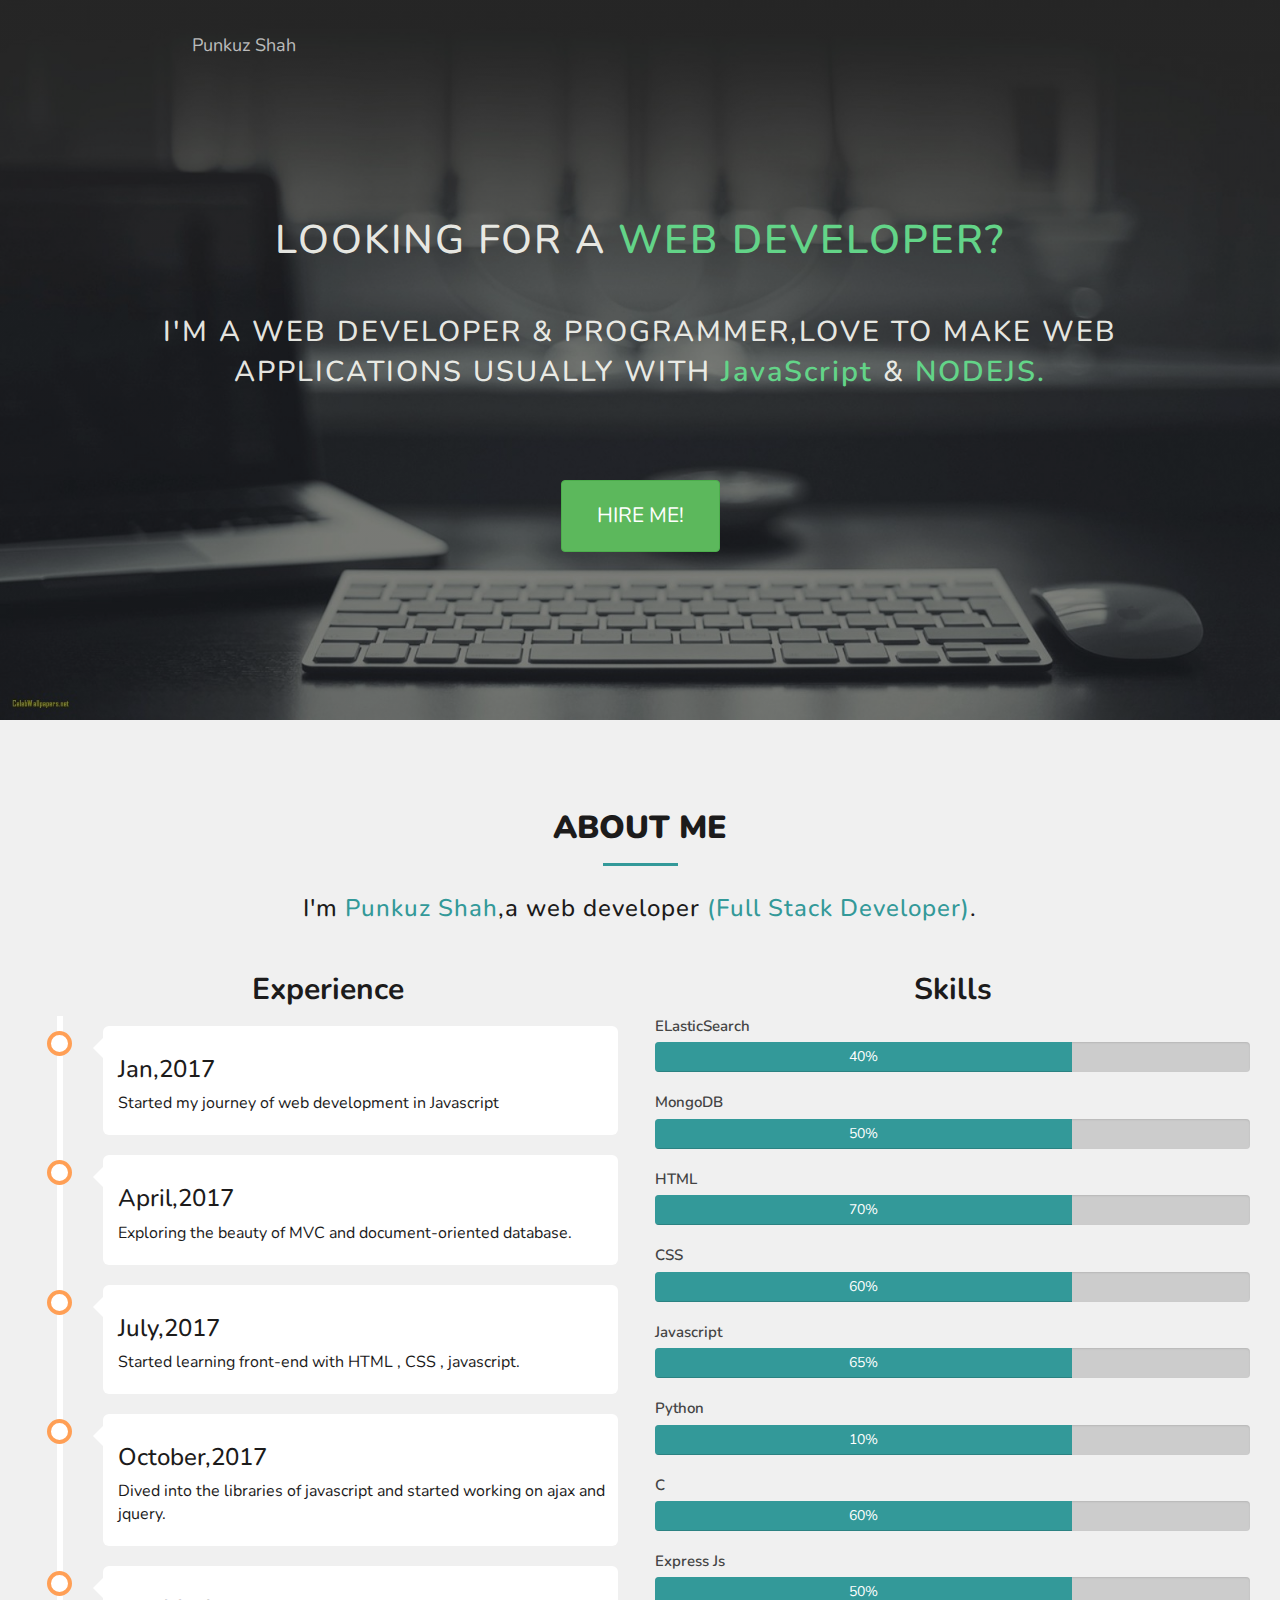
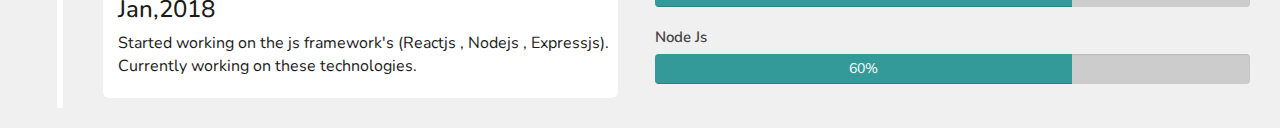
<file: index.html>
<!DOCTYPE html>
<html>
	<head>
		<title>Punkuz shah</title>
		<meta charset="utf-8">
	    <meta http-equiv="X-UA-Compatible" content="IE=edge">	
	    <meta name="viewport" content="width=device-width,initial-scale=1,maximum-scale=2.0,user-scalable=no">

	    <script src="https://ajax.googleapis.com/ajax/libs/jquery/3.3.1/jquery.min.js"></script>
	    <!-- Latest compiled and minified CSS -->
		<link rel="stylesheet" href="https://maxcdn.bootstrapcdn.com/bootstrap/3.3.7/css/bootstrap.min.css">

		<!-- jQuery library -->
		<script src="https://ajax.googleapis.com/ajax/libs/jquery/3.3.1/jquery.min.js"></script>
		
		<!-- Latest compiled JavaScript -->
		<script src="https://maxcdn.bootstrapcdn.com/bootstrap/3.3.7/js/bootstrap.min.js"></script>
		<!-- <link href="https://fonts.googleapis.com/css?family=Roboto:400,500" rel="stylesheet"> -->
		<link href="https://fonts.googleapis.com/css?family=Nunito:400,600,700" rel="stylesheet">
		<link rel="stylesheet" href="style.css">
	</head>
	<body>
		<div class="main-content">
			<nav class="navbar navbar-static-top navbar-light">
				<div class="container-fluid">
					<div class="navbar-header">
						<button type = "button" class = "navbar-toggle" data-toggle = "slide-collapse" data-target = "#menu-navbar-collapse">
			         		<span class = "sr-only">Toggle navigation</span>
			         		<span class = "icon-bar"></span>
			         		<span class = "icon-bar"></span>
			         		<span class = "icon-bar"></span>
		      			</button>
						<span class = "navbar-brand">Punkuz Shah</span>			
					</div>

					<div class = "collapse navbar-collapse" id = "menu-navbar-collapse">
			
						<ul class = "nav navbar-nav">
						 <!-- <li class="active"><a href = "#">First</a></li>
						 <li><a href = "#">Second</a></li>
						 <li><a href = "#">Third</a></li>
						 <li><a href = "#">Fourth</a></li> -->
						</ul>
		   			</div>
		   		</div>
			</nav>
			<section>
				<div class="container">
					<div class="row">
						<div class="col-lg-12 col-md-12 col-xs-12 col-sm-12 text-center" id="home">
							<h3>LOOKING FOR A <span>WEB DEVELOPER?</span></h3>
							<div class="col-lg-12 col-md-12 col-xs-12 col-sm-12 text-center">
								<h5>I'M A WEB DEVELOPER &amp; PROGRAMMER,LOVE TO MAKE WEB APPLICATIONS USUALLY 	WITH 
								<span>JavaScript</span> &amp; <span>NODEJS.</span>
								</h5>
							</div>
						</div>
					</div>
					<div class="row" id="hireme">
						<div class="col-md-12 col-lg-12 col-sm-12 col-xs-12 text-center">
							<button type="button" class="btn btn-success btn-outline-info center-block">HIRE ME!</button>
						</div>
					</div>
				</div>
			</section>
		</div>
		<main class="aboutme">
			<div class="container-fluid">
				<div class="row">
					<div class="col-lg-12 col-md-12 col-sm-12 col-sm-12 aboutme-header text-center">
						<h2>ABOUT ME</h2>
						<span></span>
					</div>
					<div class="col-lg-12 col-md-12 col-sm-12 col-sm-12 aboutme-sortdesc text-center">
						<h3>
							I'm <span>Punkuz Shah</span>,a web developer <span>(Full Stack Developer)</span>.
						</h3> 
					</div>
				</div>
				<div class="row aboutme-content">
					<div class="col-lg-6 col-md-6 col-sm-6 col-xs-12 aboutme-details">
						<h2 class="text-center">Experience</h2>
						<div class="timeline">
						  <div class="container right">
						    <div class="content">
						      <h3>Jan,2017</h3>
						      <p>Started my journey of web development in Javascript</p>
						    </div>
						  </div>
						  <div class="container right">
						    <div class="content">
						      <h3>April,2017</h3>
						      <p>Exploring the beauty of MVC and document-oriented database.</p>
						    </div>
						  </div>
						  <div class="container right">
						    <div class="content">
						      <h3>July,2017</h3>
						      <p>Started learning front-end with HTML , CSS , javascript.</p>
						    </div>
						  </div>
						  <div class="container right">
						    <div class="content">
						      <h3>October,2017</h3>
						      <p>Dived into the libraries of javascript and started working on ajax and jquery.</p>
						    </div>
						  </div>
						  <div class="container right">
						    <div class="content">
						      <h3>Jan,2018</h3>
						      <p>Started working on the js framework's (Reactjs , Nodejs , Expressjs). Currently working on these technologies.</p>
						    </div>
						  </div>
						</div>
					</div>
					<div class="col-lg-6 col-md-6 col-sm-6 col-xs-12 aboutme-skills">
						<h3 class="text-center">Skills</h3>
						<span>ELasticSearch</span>
						<div class="progress">
						    <div class="progress-bar" role="progressbar" aria-valuenow="70" aria-valuemin="0" aria-valuemax="100" style="width:70%">
						      40%
						    </div>
						</div>
						<span>MongoDB</span>
						<div class="progress">
						    <div class="progress-bar" role="progressbar" aria-valuenow="70" aria-valuemin="0" aria-valuemax="100" style="width:70%">
						      50%
						    </div>
						</div>
						<span>HTML</span>
						<div class="progress">
						    <div class="progress-bar" role="progressbar" aria-valuenow="70" aria-valuemin="0" aria-valuemax="100" style="width:70%">
						      70%
						    </div>
						</div>
						<span>CSS</span>
						<div class="progress">
						    <div class="progress-bar" role="progressbar" aria-valuenow="70" aria-valuemin="0" aria-valuemax="100" style="width:70%">
						      60%
						    </div>
						</div>
						<span>Javascript</span>
						<div class="progress">
						    <div class="progress-bar" role="progressbar" aria-valuenow="70" aria-valuemin="0" aria-valuemax="100" style="width:70%">
						      65%
						    </div>
						</div>
						<span>Python</span>
						<div class="progress">
						    <div class="progress-bar" role="progressbar" aria-valuenow="70" aria-valuemin="0" aria-valuemax="100" style="width:70%">
						      10%
						    </div>
						</div>
						<span>C</span>
						<div class="progress">
						    <div class="progress-bar" role="progressbar" aria-valuenow="70" aria-valuemin="0" aria-valuemax="100" style="width:70%">
						      60%
						    </div>
						</div>
						<span>Express Js</span>
						<div class="progress">
						    <div class="progress-bar" role="progressbar" aria-valuenow="70" aria-valuemin="0" aria-valuemax="100" style="width:70%">
						      50%
						    </div>
						</div>
						<span>Node Js</span>
						<div class="progress">
						    <div class="progress-bar" role="progressbar" aria-valuenow="70" aria-valuemin="0" aria-valuemax="100" style="width:70%">
						      60%
						    </div>
						</div>
					</div>
				</div>
			</div>
		</main>
		<div style="margin-top:0">
		</div>
	</body>
	<script type="text/javascript">
		$(window).scroll(function(){
			if($(document).scrollTop() > 300){
				$(".navbar").removeClass("navbar-static-top").addClass("navbar-fixed-top").css({"padding":"0px","background-color":"rgba(255,255,255,1.0)","top":"0px"});
				$(".navbar-brand").css({"font-size":"1.5em","color":"rgba(0,0,0,0.7)"});
				if(window.screen.width >768){
					$(".nav").css({"font-size":"1.04em"});
					$(".nav>li>a").css({"color":"rgba(0,0,0,0.7)"})
				}
				$(".nav>li>a").hover(function() {
  					$(this).css("color","rgba(0,0,0,1.0)")
				});
				$(".navbar-toggle .icon-bar").css("background-color","rgba(0,0,0,1.0)");
				$(".navbar-fixed-top .navbar-collapse").css("max-height","100%");
				$('.navbar').fadeIn();

			}else{
				$(".navbar").removeClass("navbar-fixed-top").addClass("navbar-static-top").css({"padding":"20px 0px","background-color":"rgba(255,255,255,0)"});
				$(".navbar-brand").css({"font-size":"2.0em","color":"rgba(255,255,255,0.8)"});
				$(".nav").css({"font-size":"1.2em"});
				$(".nav>li>a").hover(function() {
  					$(this).css("color","rgba(255,255,255,1.0)")
				});
				if(window.screen.width >768){
					$(".nav>li>a").css({"color":"rgba(255,255,255,0.7)"})
				}else{
					$(".nav>li>a").css({"color":"color:rgba(255,255,255,0.8)"})
				}
				$(".navbar-toggle .icon-bar").css("background-color","rgba(255,255,255,1.0)");
				$(".navbar").css({"box-shadow":"none"});
			}
		});
		$('[data-toggle="slide-collapse"]').on('click',function(){
			var navMenuLeft = $($(this).data('target'));
			navMenuLeft.animate({'width':'toggle'},350,'linear');
			event.stopPropagation();
		});
		$(document).click(function(e) {
			if (!$(e.target).is('#menu-navbar-collapse')) {
				$('#menu-navbar-collapse').animate({'width':'toggle'},350,'linear');

			}

		});
	</script>
</html>
</file>
<file: style.css>
body{
				padding:0;
				margin:0;
				box-sizing: border-box;
				overflow-x: hidden;
				font-size: 16px;
				font-family: 'Nunito', sans-serif;
				color: #1c1b1b;
			}
			.main-content{
				background:linear-gradient(rgba(0, 0, 0, 0.45), rgba(0, 0, 0, 0.45)), url('images/backgrdimg.jpg') no-repeat center center;
				background-size: cover;
				color: rgba(255,255,255, 0.7);
				width: 100%;
				min-height: 80%;  /* Fallback for browsers do NOT support vh unit */
  				min-height: 80vh; /* These two lines are counted as one :-)       */
			}
			.navbar{
				padding:20px 0px;
				transition: all 0.5s;
			}
			a {
    			color: rgba(255,255,255, 0.7);
			}
			.navbar-toggle{
				/*border-color:rgba(0,0,0,0.37);*/
				border:none;
			}
			.navbar-toggle .icon-bar{
				background-color:rgba(255,255,255,1.0);
				width:27px;
				height:4px;
			}
			a.navbar-brand{
				font-size: 2.0em;
				font-weight: 600;
				color:rgba(255,255,255,0.8);
			}
			a.navbar-brand:hover{
				color: rgba(255,255,255,1.0);
			}
			.nav{
				font-size: 1.2em;
				font-weight: 400;
			}
			section{
				padding:10%;
				min-height: 50%;  /* Fallback for browsers do NOT support vh unit */
  				min-height: 50vh; /* These two lines are counted as one :-)       */
				display: flex;
  				align-items: center;
  				justify-content: center;
				color:rgba(248,248,242,0.92);
				letter-spacing:2px;
			}
			section span{
				color:#63d488;
				font-weight:600;
			}
			section h5{
				margin: 40px 0px;
				line-height: 40px;
			}
			.aboutme{
				background-color: #f0f0f0;
			}
			.aboutme-header{
				padding-top:90px;
			}
			.aboutme-header h2{
				margin:0px 0px 5px 0px;
				font-weight: 900;
			}
			.aboutme-header span{
				border-radius: 0;
    			height: 3px;
    			width: 75px;
    			display: inline-block;
    			background-color:#339999; 
			}
			.aboutme-content{
				margin:20px 0px 20px 0px;
			}
			.progress{
				background-color: #cccccc;
			}
			.aboutme-skills .progress{
				height: 30px !important;
			}
			
			.aboutme-skills .progress-bar{
				font-size: 14px;
				line-height: 30px;
				background-color: #339999 !important;
			}
			.aboutme-skills>h3{
				font-size: 30px;
				font-weight: 700;
			}
			.aboutme-skills>span {
			    display: block;
			    margin-bottom: 5px;
			    font-size: 15px;
			    font-weight: 600;
			    color: #444;
			}
			.aboutme-details h2{
				font-weight: 700;
			}
			.aboutme-sortdesc h3{
				line-height:30px;
				letter-spacing: 1px;
			}
			.aboutme-sortdesc span{
				font-weight:500;
				color:#339999;
			}
			/* The actual timeline (the vertical ruler) */
			.timeline {
			position: relative;
			width:100%;
			margin: 0 auto;
			}

			/* The actual timeline (the vertical ruler) */
			.timeline::after {
			content: '';
			position: absolute;
			width: 6px;
			background-color: white;
			top: 0;
			bottom: 0;
			left: 30%;
			margin-left: -3px;
			}

			/* Container around content */
			.timeline .container {
			padding: 10px 40px;
			position: relative;
			background-color: inherit;
			width: 50%;
			}

			/* The circles on the timeline */
			.timeline .container::after {
			content: '';
			position: absolute;
			width: 25px;
			height: 25px;
			right: -17px;
			background-color: white;
			border: 4px solid #FF9F55;
			top: 15px;
			border-radius: 50%;
			z-index: 1;
			}
			/* Place the container to the right */
			.timeline .right {
			left: 5.5%;
			}

			/* Add arrows to the right container (pointing left) */
			.timeline .right::before {
			content: " ";
			height: 0;
			position: absolute;
			top: 22px;
			width: 0;
			z-index: 1;
			left: 30px;
			border: medium solid white;
			border-width: 10px 10px 10px 0;
			border-color: transparent white transparent transparent;
			}

			/* Fix the circle for containers on the right side */
			.timeline .right::after {
			left: -16px;
			}

			/* The actual content */
			.timeline .content {
			padding: 10px 0px 10px 15px;
			background-color: white;
			position: relative;
			border-radius: 6px;
			}
			.timeline .content p{
				white-space: pre-wrap;
				word-wrap: break-word;
			}
			@media only screen and (min-width: 768px){
				.nav > li > a:focus,.nav > li > a:hover{
					border-bottom: 4px solid #ff3333;
					background-color: rgba(255,255,255,0.0);
					color:rgba(255,255,255,1.0);
					font-weight: 500;	
				}
				.nav
				{
				    position: absolute;
				    width: 100%;
				    left: 50%;
				    text-align: center;
				}
				.navbar-brand{
					position: absolute;
				    width: 100%;
				    left: 15%;
				}
				.nav li{
					margin-right: 3%;
				}
				section h3{
					font-size: 2.5em;
				}
				section h5{
					font-size: 1.8em;
				}
				#hireme{
					margin-top: 3.0em;
				}
				#hireme button{
					padding: 20px 35px;
					font-size: 1.3em;
				}.aboutme-header h2{
					font-size: 2.0em;
				}.timeline .container {
					width: 100%;
				}.timeline::after{
					left:5%;
				}
			}


			@media only screen and (max-width: 767px) {
				.navbar-collapse{
					text-align: center;
					background: #404343;
					border-top: 1px solid rgba(153,153,153,0.32);
				}
				.nav>li{
    				padding: 3px 0px;
				}
				.nav>li>a{
					font-size: 0.9em;
					color:rgba(255,255,255,0.8);
					font-weight: 400;
				}
			   .nav>li:last-of-type{
					border-bottom:none;
				}
				.nav > li > a:focus,.nav > li > a:hover{
					border-bottom: none;
					background-color:transparent;
					color:rgba(0,0,0,1.0);
					font-weight: 500;
				}
				#menu-navbar-collapse{
				position: fixed;
				top:0;
				right:0;
				z-index: 2;
				width:300px;
				height:100%;
				}
				section{
					padding:7%;
				}
				section h3{
					font-size: 2.0em;
					line-height:1.2em;
				}
				section h5{
					font-size: 1.5em;
					line-height: 2em;
				}
				#hireme{
					margin-top: 2.0em;
				}
				#hireme button{
					padding: 15px 25px;
					font-size: 1.3em;

				}
				.aboutme-header h2{
					font-size: 1.7em;
				}
				.aboutme-sortdesc h3{
					font-size: 1.3em;
				}
				.timeline::after {
					left: 31px;
				}
				/* Full-width containers */
				.timeline .container {
					width: 100%;
					padding-left: 70px;
					padding-right: 25px;
				}
				/* Make sure that all arrows are pointing leftwards */
				.timeline .container::before {
				left: 60px;
				border: medium solid white;
				border-width: 10px 10px 10px 0;
				border-color: transparent white transparent transparent;
				}
				/* Make sure all circles are at the same spot */
				.timeline .right::after {
					left: 15px;
				}

				/* Make all right containers behave like the left ones */
				.timeline .right {
					left: 0%;
				}
				.aboutme-skills{
					margin-top:30px;
				}
			}

			@media only screen and (max-width : 480px) {
				section{
					padding:5%;
				}
				section h3{
					font-size: 1.7em;
					line-height: 1.2em;
				}
				section h5{
					font-size: 1.1em;
					line-height: 2em;
				}
				#hireme-top{
					margin-top: 1.5em;
				}
			}

			@media only screen and (max-width : 320px) {
				section{
					padding:3%;
				}
				section h3{
					font-size: 1.5em;
				}
				section h5{
					font-size: 1.0em;
				}
				#hireme{
					margin-top: 1.0em;
				}
			}
</file>
